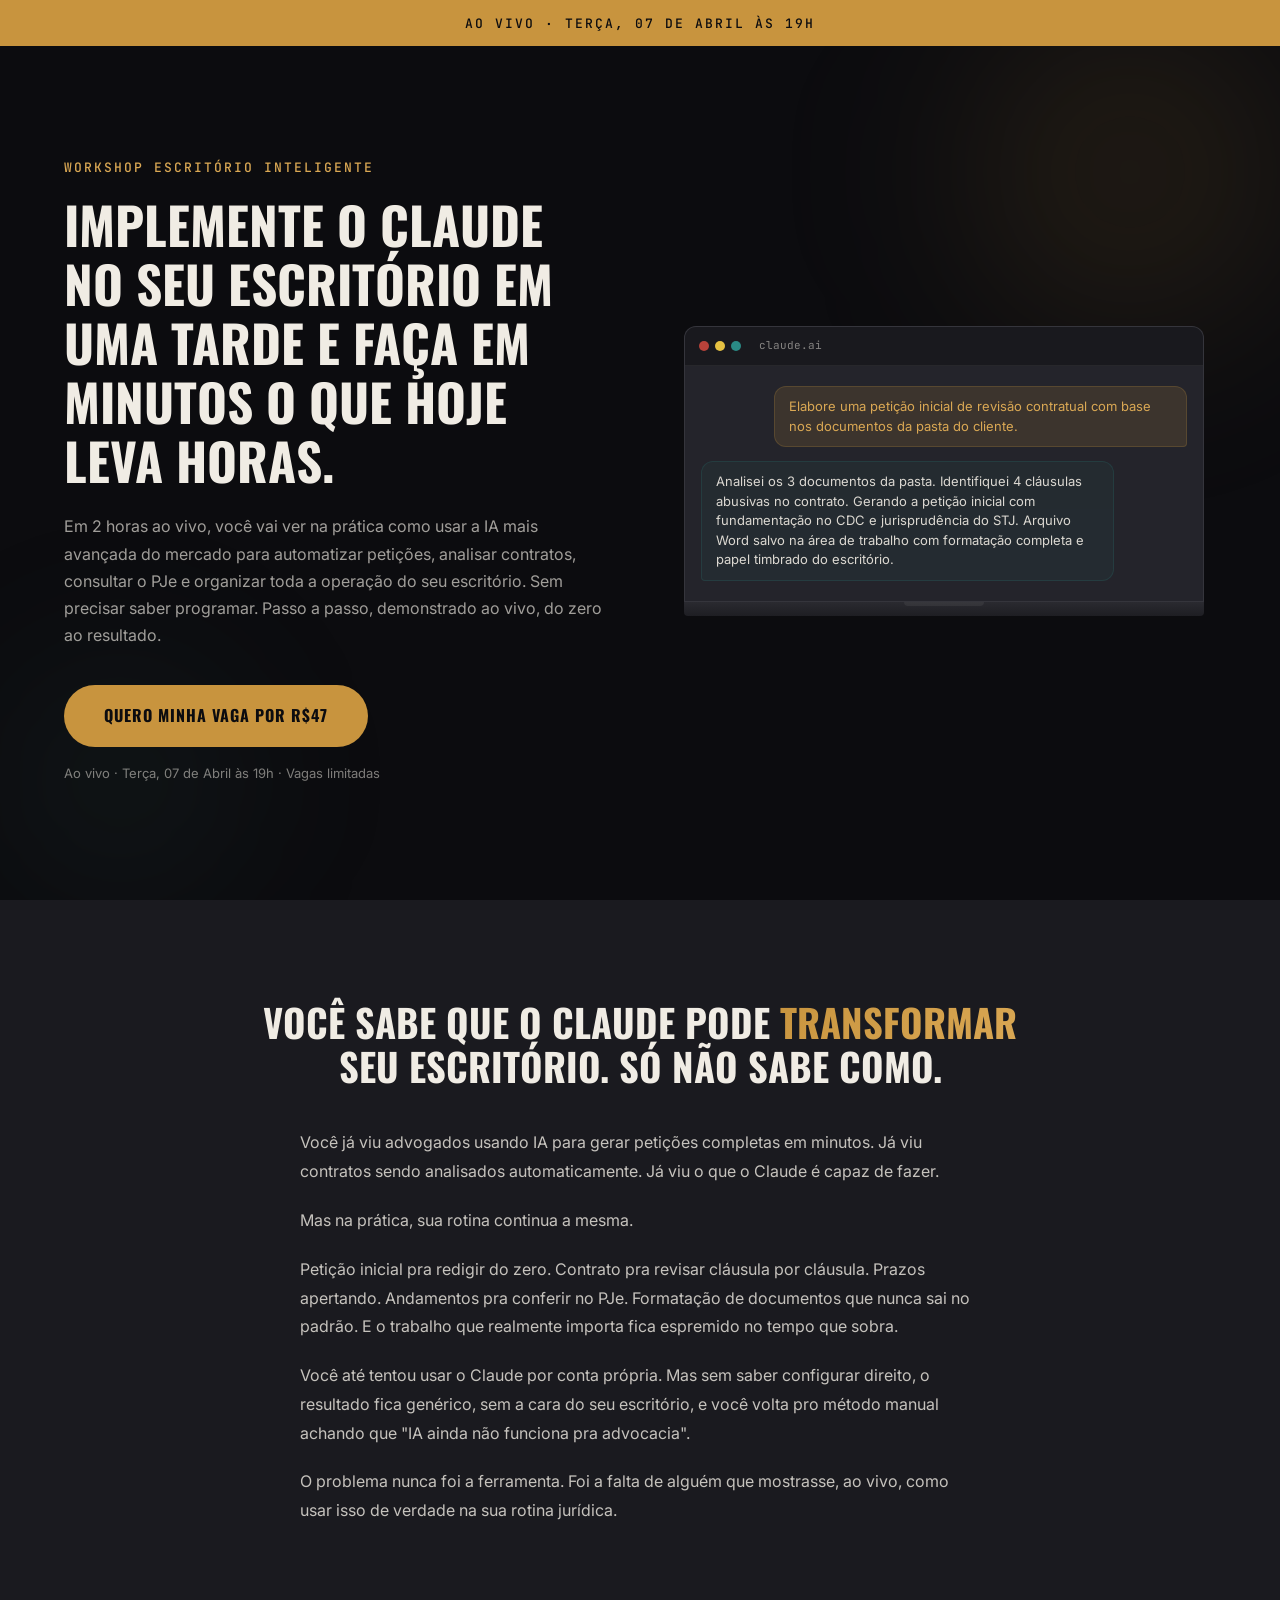
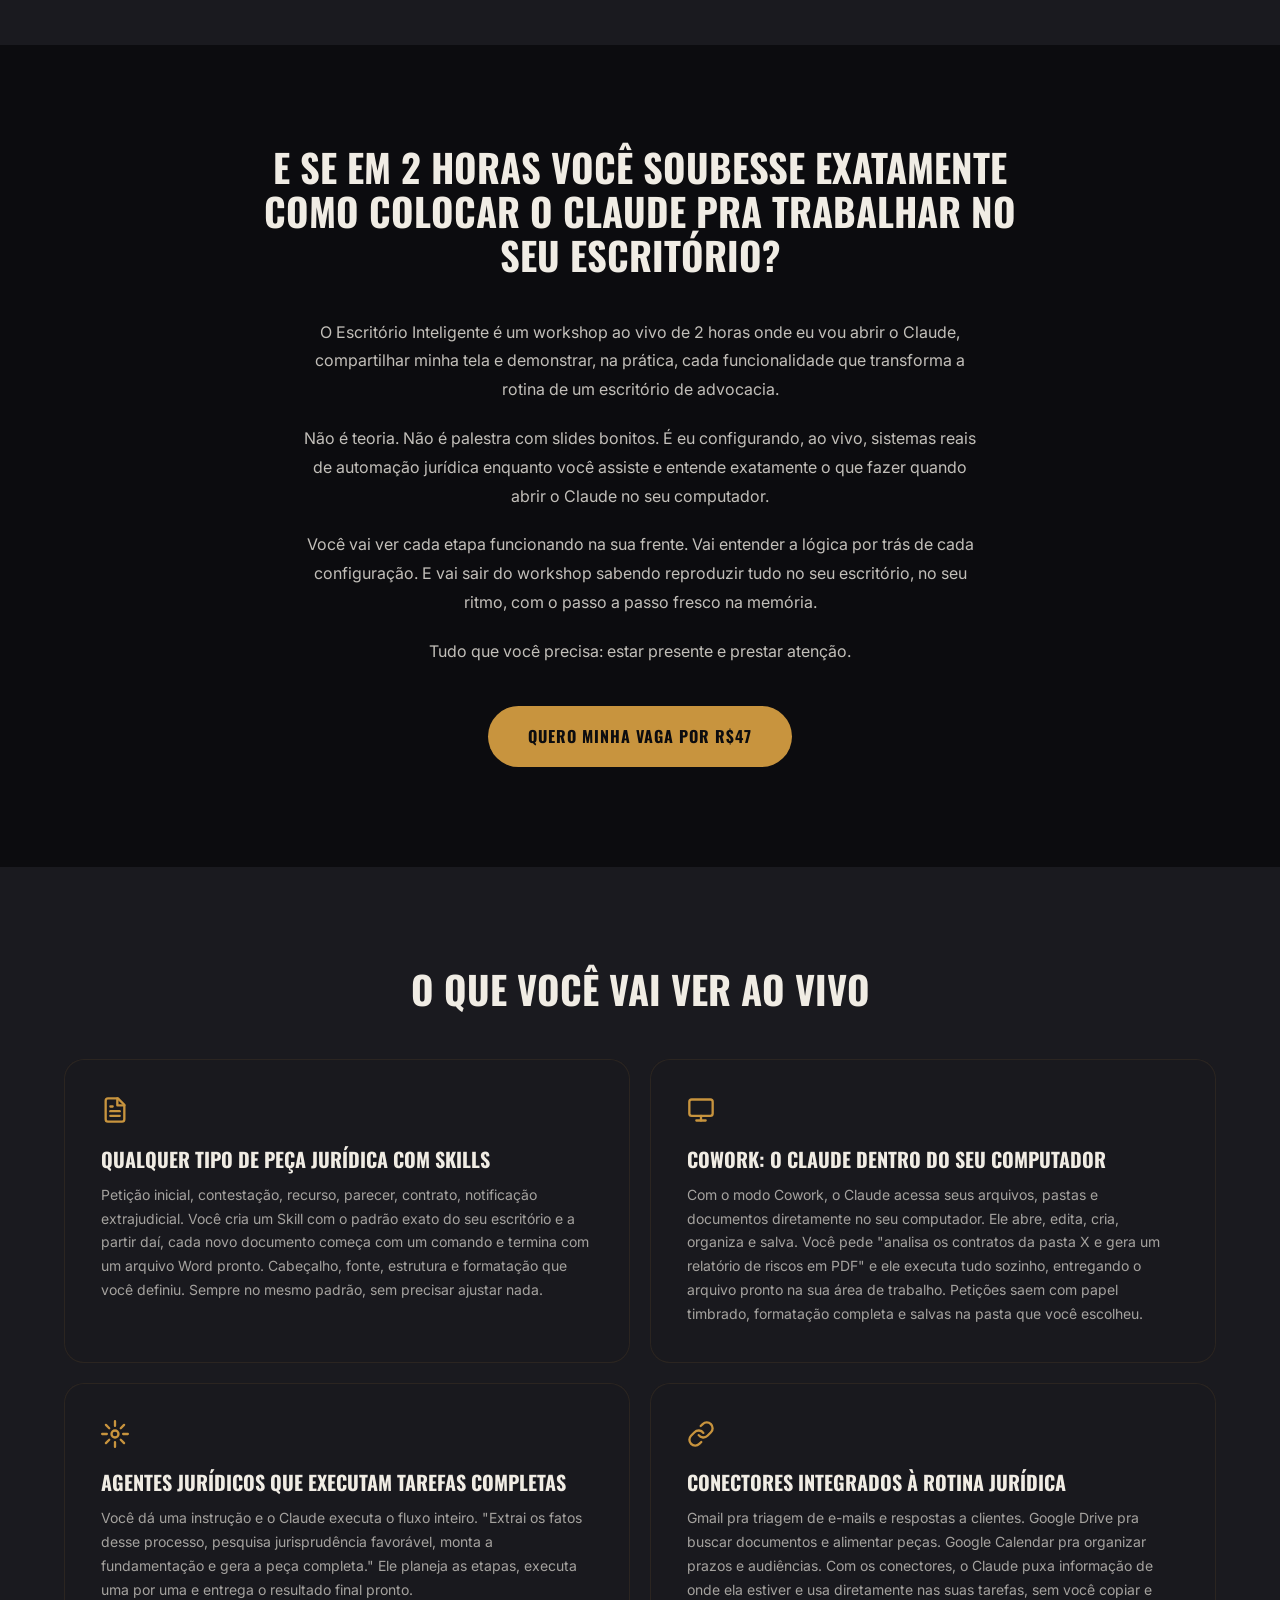
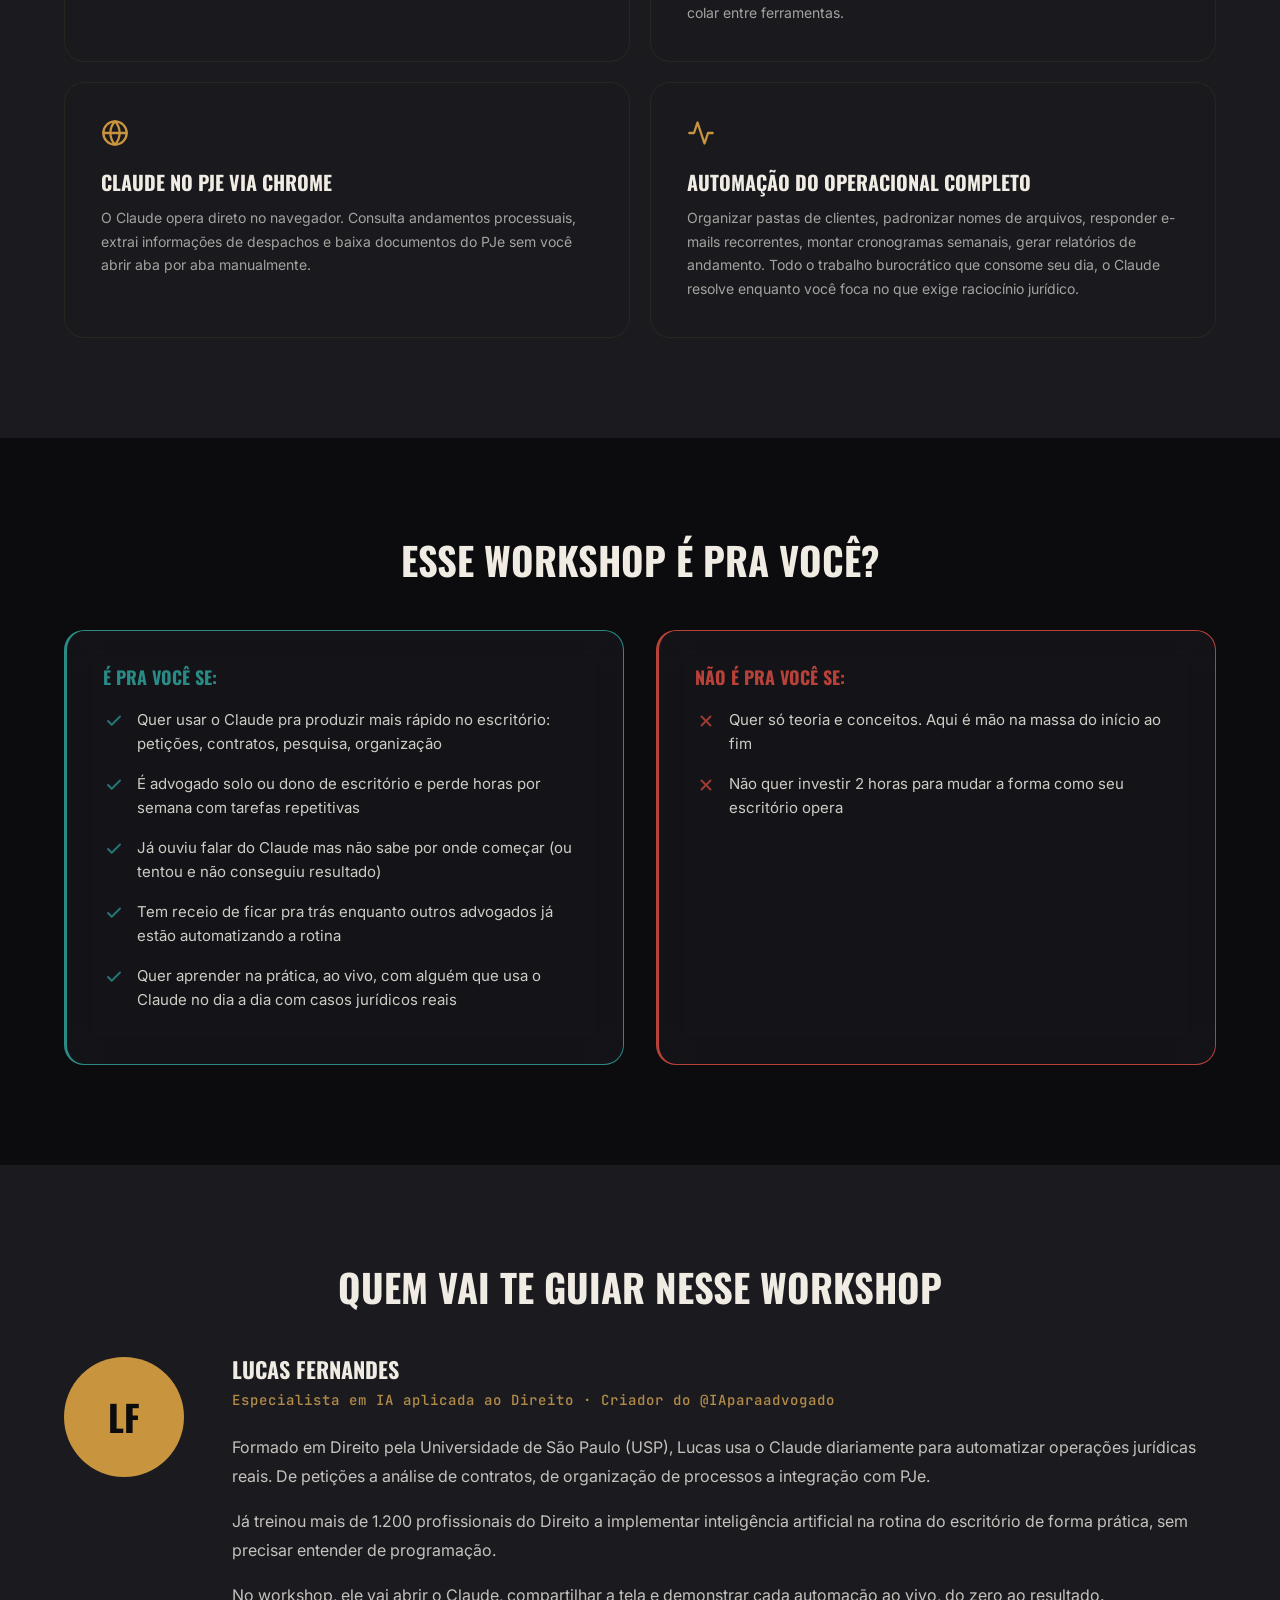
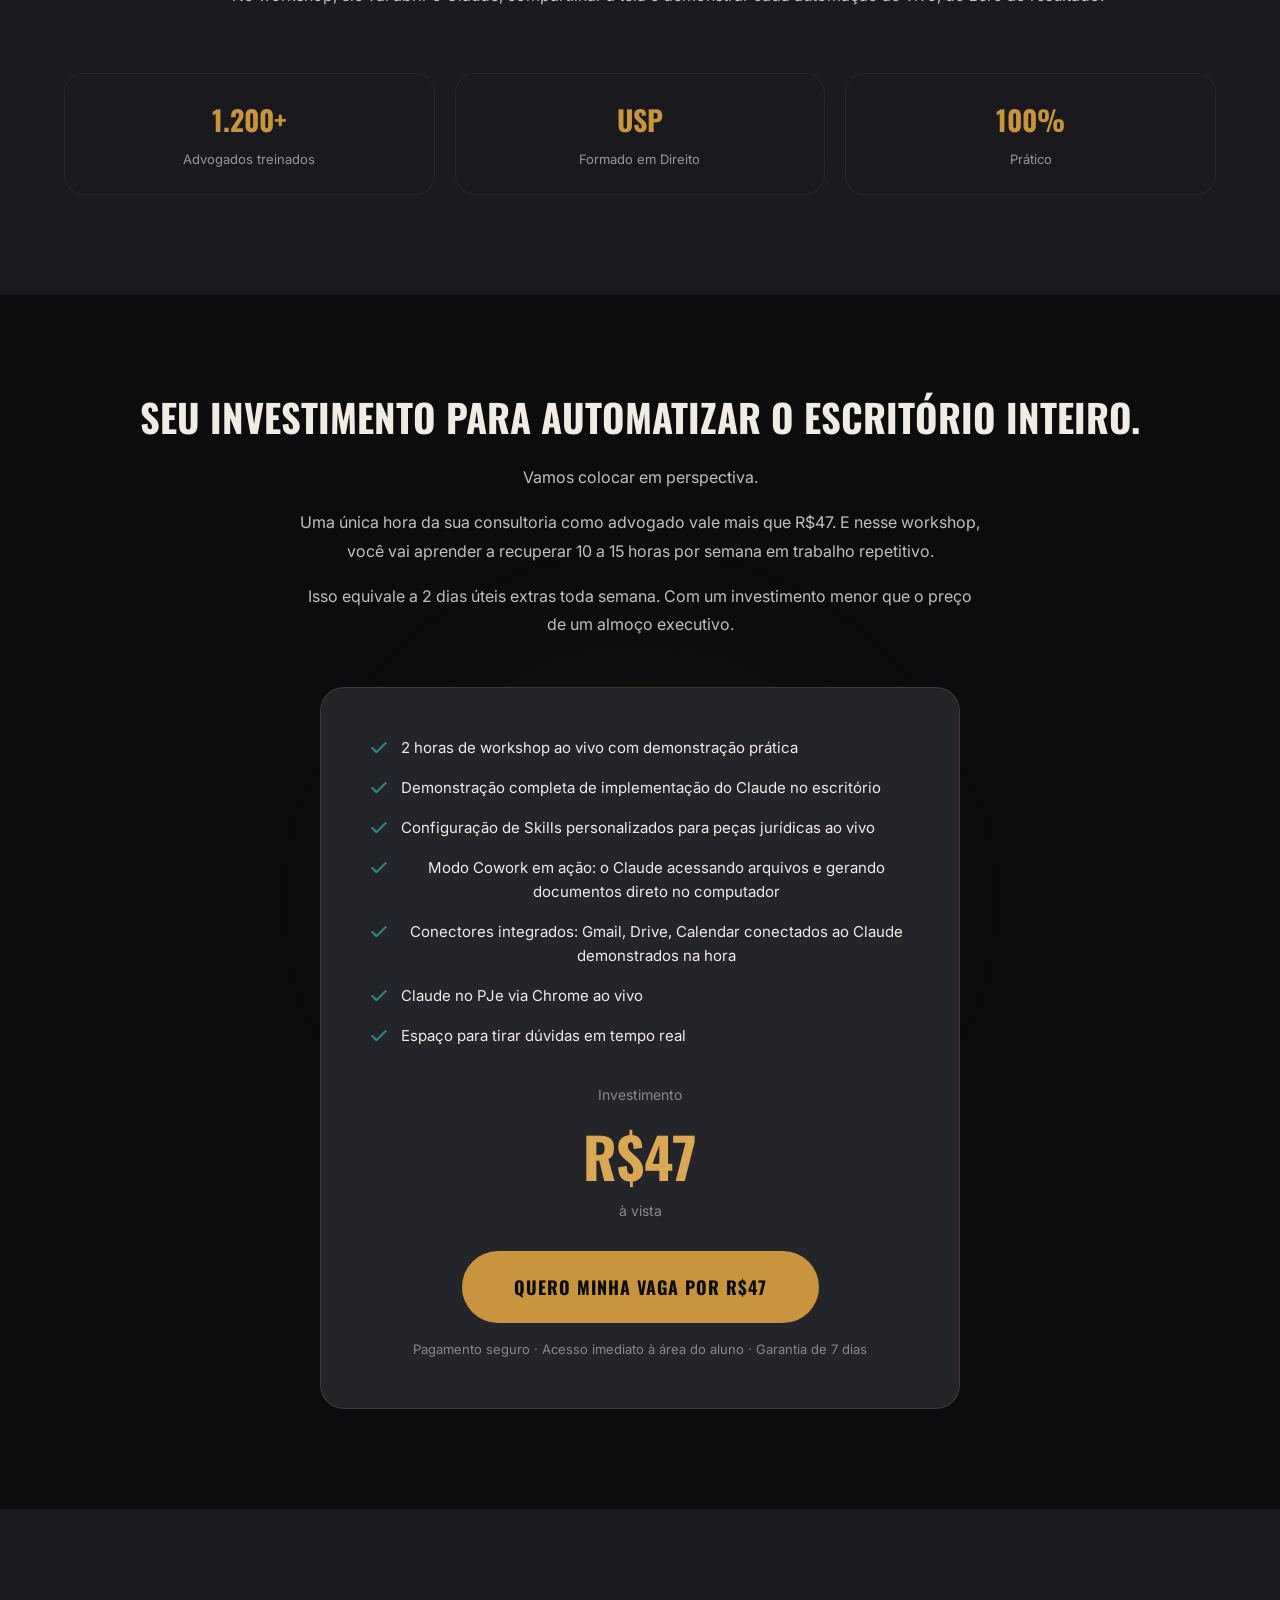
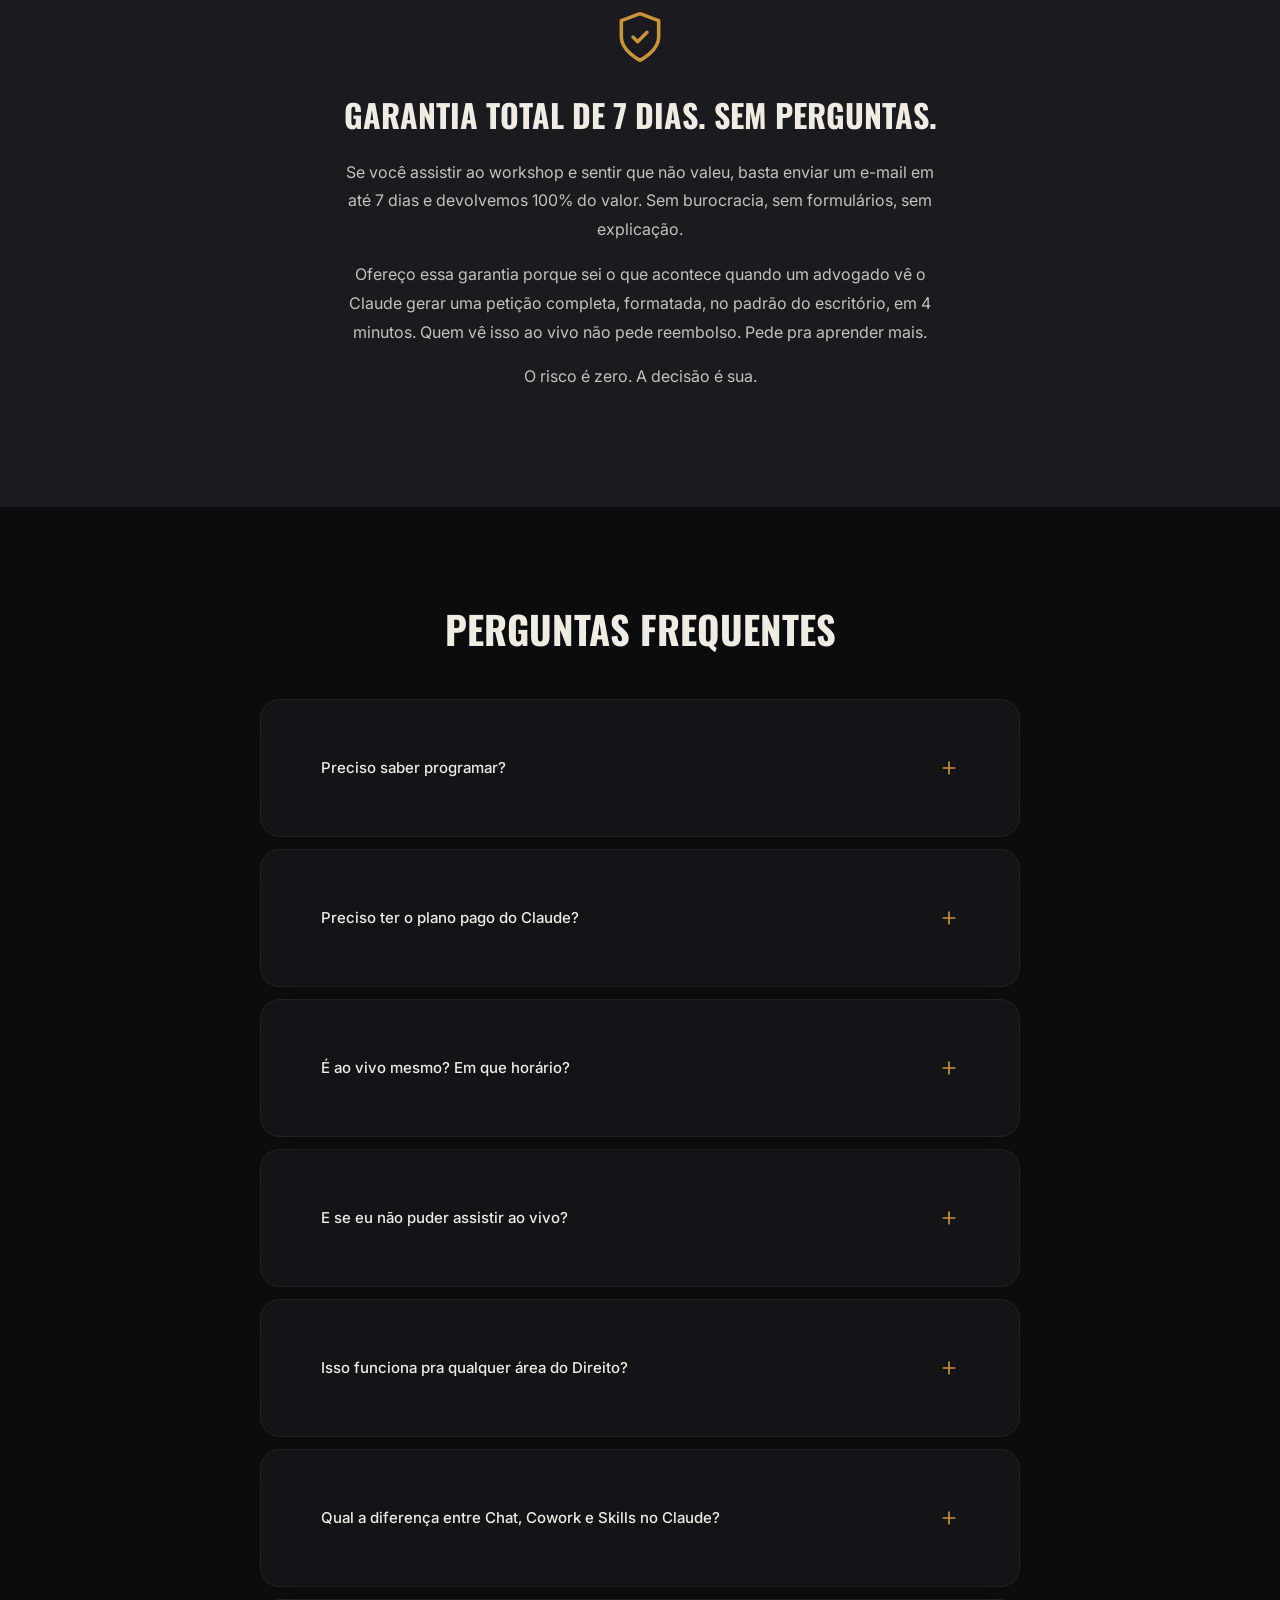
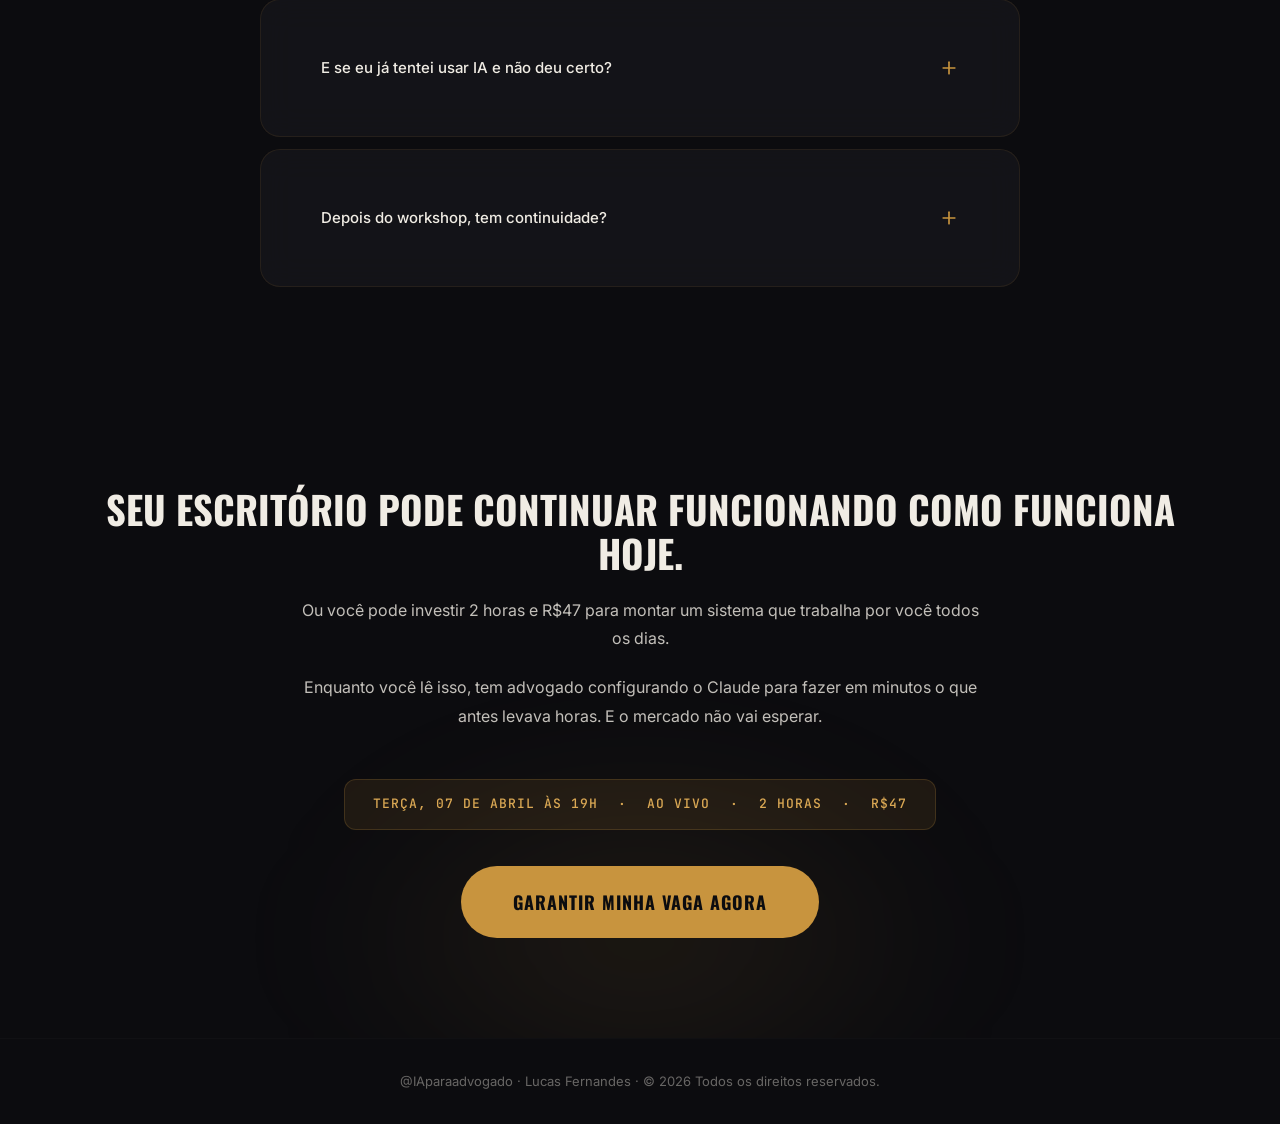
<file: escritorio-inteligente.html>
<!DOCTYPE html>
<html lang="pt-BR">
<head>
<meta charset="UTF-8">
<meta name="viewport" content="width=device-width, initial-scale=1.0">
<title>Workshop Escritório Inteligente | @IAparaadvogado</title>
<meta name="description" content="Implemente o Claude no seu escritório em uma tarde. Workshop ao vivo com Lucas Fernandes.">
<link rel="preconnect" href="https://fonts.googleapis.com">
<link rel="preconnect" href="https://fonts.gstatic.com" crossorigin>
<link href="https://fonts.googleapis.com/css2?family=Inter:wght@400;500;600&family=JetBrains+Mono:wght@500&family=Lora:ital@1&family=Oswald:wght@700&display=swap" rel="stylesheet">
<style>
:root {
  --bg-dark: #0c0c0f;
  --charcoal: #1a1a1f;
  --charcoal-mid: #24242b;
  --amber: #c8943e;
  --amber-bright: #daa854;
  --amber-deep: #a67a2e;
  --cream: #f7f3eb;
  --petrol: #2a5c5a;
  --teal: #2a8a85;
  --red: #b8423a;
  --white: #f0ece4;
}

*, *::before, *::after {
  margin: 0;
  padding: 0;
  box-sizing: border-box;
}

html {
  scroll-behavior: smooth;
  -webkit-text-size-adjust: 100%;
}

body {
  font-family: 'Inter', sans-serif;
  background: var(--bg-dark);
  color: var(--white);
  font-size: 16px;
  line-height: 1.6;
  overflow-x: hidden;
  -webkit-font-smoothing: antialiased;
}

.container {
  max-width: 1200px;
  margin: 0 auto;
  padding: 0 24px;
}

h1, h2, h3, h4 {
  font-family: 'Oswald', sans-serif;
  font-weight: 700;
  text-transform: uppercase;
  line-height: 1.15;
}

.section {
  padding: 64px 0;
}

@media (min-width: 768px) {
  .section {
    padding: 100px 0;
  }
}

.section--alt {
  background: var(--charcoal);
}

.section--dark {
  background: var(--bg-dark);
}

.tag {
  font-family: 'JetBrains Mono', monospace;
  font-weight: 500;
  text-transform: uppercase;
  letter-spacing: 2px;
  font-size: 12px;
}

.transition-text {
  font-family: 'Lora', serif;
  font-style: italic;
  font-weight: 400;
}

.text-center {
  text-align: center;
}

.text-amber {
  color: var(--amber);
}

.text-amber-bright {
  color: var(--amber-bright);
}

.text-muted {
  opacity: 0.65;
}

.btn-cta {
  display: inline-block;
  background: var(--amber);
  color: var(--bg-dark);
  font-family: 'Oswald', sans-serif;
  font-weight: 700;
  font-size: 16px;
  text-transform: uppercase;
  text-decoration: none;
  padding: 18px 40px;
  border-radius: 50px;
  border: none;
  cursor: pointer;
  transition: transform 0.25s ease, box-shadow 0.25s ease;
  letter-spacing: 1px;
}

.btn-cta:hover {
  transform: translateY(-2px);
  box-shadow: 0 8px 30px rgba(200, 148, 62, 0.35);
}

.btn-cta--lg {
  font-size: 18px;
  padding: 22px 52px;
}

.micro-copy {
  font-size: 13px;
  opacity: 0.5;
  margin-top: 16px;
}

.glass-card {
  background: rgba(26, 26, 31, 0.6);
  backdrop-filter: blur(16px);
  -webkit-backdrop-filter: blur(16px);
  border: 1px solid rgba(200, 148, 62, 0.1);
  border-radius: 20px;
  padding: 36px;
}

.fade-in {
  opacity: 0;
  transform: translateY(30px);
  transition: opacity 0.7s ease, transform 0.7s ease;
}

.fade-in.is-visible {
  opacity: 1;
  transform: translateY(0);
}

/* ======================== URGENCY BAR ======================== */
.urgency-bar {
  position: fixed;
  top: 0;
  left: 0;
  right: 0;
  z-index: 1000;
  background: var(--amber);
  padding: 10px 16px;
  text-align: center;
}

.urgency-bar span {
  font-family: 'JetBrains Mono', monospace;
  font-weight: 500;
  font-size: 13px;
  text-transform: uppercase;
  letter-spacing: 2px;
  color: var(--bg-dark);
}

body {
  padding-top: 42px;
}

/* ======================== S1: HERO ======================== */
.hero {
  position: relative;
  overflow: hidden;
  min-height: calc(100vh - 42px);
  display: flex;
  align-items: center;
  background: var(--bg-dark);
}

.hero__orb {
  position: absolute;
  border-radius: 50%;
  pointer-events: none;
}

.hero__orb--amber {
  top: -120px;
  right: -100px;
  width: 500px;
  height: 500px;
  background: radial-gradient(circle, rgba(200,148,62,0.15) 0%, transparent 70%);
  filter: blur(80px);
}

.hero__orb--petrol {
  bottom: -80px;
  left: -80px;
  width: 400px;
  height: 400px;
  background: radial-gradient(circle, rgba(42,92,90,0.12) 0%, transparent 70%);
  filter: blur(60px);
}

.hero__grid {
  display: grid;
  grid-template-columns: 1fr;
  gap: 48px;
  align-items: center;
  position: relative;
  z-index: 1;
}

@media (min-width: 768px) {
  .hero__grid {
    grid-template-columns: 1fr 1fr;
    gap: 64px;
  }
}

.hero__pre {
  color: var(--amber-bright);
  margin-bottom: 16px;
  font-size: 13px;
}

.hero__title {
  font-size: clamp(2.2rem, 5vw, 3.2rem);
  color: var(--white);
  margin-bottom: 24px;
}

.hero__sub {
  font-size: 16px;
  color: var(--white);
  opacity: 0.65;
  margin-bottom: 36px;
  line-height: 1.7;
}

/* Laptop Mockup */
.laptop {
  width: 100%;
  max-width: 520px;
  margin: 0 auto;
}

.laptop__frame {
  background: var(--charcoal-mid);
  border-radius: 12px 12px 0 0;
  border: 1px solid rgba(255,255,255,0.08);
  overflow: hidden;
}

.laptop__topbar {
  display: flex;
  align-items: center;
  gap: 6px;
  padding: 10px 14px;
  background: rgba(0,0,0,0.3);
  border-bottom: 1px solid rgba(255,255,255,0.06);
}

.laptop__dot {
  width: 10px;
  height: 10px;
  border-radius: 50%;
}

.laptop__dot--red { background: var(--red); }
.laptop__dot--yellow { background: #e5c142; }
.laptop__dot--green { background: var(--teal); }

.laptop__tab {
  margin-left: 12px;
  font-size: 11px;
  font-family: 'JetBrains Mono', monospace;
  color: var(--white);
  opacity: 0.5;
}

.laptop__screen {
  padding: 20px 16px;
  min-height: 220px;
  display: flex;
  flex-direction: column;
  gap: 14px;
}

.chat-msg {
  max-width: 85%;
  padding: 10px 14px;
  border-radius: 12px;
  font-size: 13px;
  line-height: 1.5;
}

.chat-msg--user {
  background: rgba(200,148,62,0.15);
  border: 1px solid rgba(200,148,62,0.2);
  color: var(--amber-bright);
  align-self: flex-end;
  margin-left: auto;
  border-bottom-right-radius: 4px;
}

.chat-msg--claude {
  background: rgba(42,92,90,0.15);
  border: 1px solid rgba(42,138,133,0.2);
  color: var(--white);
  align-self: flex-start;
  border-bottom-left-radius: 4px;
  opacity: 0.9;
}

.laptop__base {
  height: 14px;
  background: linear-gradient(to bottom, #2a2a30, #1e1e23);
  border-radius: 0 0 4px 4px;
  position: relative;
}

.laptop__base::before {
  content: '';
  position: absolute;
  top: 0;
  left: 50%;
  transform: translateX(-50%);
  width: 80px;
  height: 4px;
  background: rgba(255,255,255,0.06);
  border-radius: 0 0 4px 4px;
}

/* ======================== S2: PROBLEMA ======================== */
.problema__headline {
  font-size: clamp(1.6rem, 4vw, 2.4rem);
  max-width: 800px;
  margin: 0 auto 40px;
}

.problema__headline .gradient-word {
  background: linear-gradient(135deg, var(--amber), var(--amber-bright));
  -webkit-background-clip: text;
  -webkit-text-fill-color: transparent;
  background-clip: text;
}

.problema__body {
  max-width: 680px;
  margin: 0 auto;
}

.problema__body p {
  margin-bottom: 20px;
  opacity: 0.8;
  line-height: 1.8;
}

/* ======================== S3: SOLUCAO ======================== */
.solucao__headline {
  font-size: clamp(1.6rem, 4vw, 2.4rem);
  max-width: 800px;
  margin: 0 auto 40px;
}

.solucao__body {
  max-width: 680px;
  margin: 0 auto 40px;
}

.solucao__body p {
  margin-bottom: 20px;
  opacity: 0.8;
  line-height: 1.8;
}

/* ======================== S4: SHOWCASE ======================== */
.showcase__headline {
  font-size: clamp(1.6rem, 4vw, 2.4rem);
  margin-bottom: 48px;
}

.showcase__grid {
  display: grid;
  grid-template-columns: 1fr;
  gap: 20px;
}

@media (min-width: 768px) {
  .showcase__grid {
    grid-template-columns: 1fr 1fr;
  }
}

.showcase__card {
  transition: transform 0.3s ease;
}

.showcase__card:hover {
  transform: translateY(-4px);
}

.showcase__card-icon {
  margin-bottom: 16px;
}

.showcase__card-icon svg {
  width: 28px;
  height: 28px;
  color: var(--amber);
}

.showcase__card-title {
  font-size: 20px;
  margin-bottom: 12px;
  color: var(--white);
}

.showcase__card-desc {
  font-size: 14px;
  opacity: 0.65;
  line-height: 1.7;
}

/* ======================== S5: PRA QUEM ======================== */
.praquem__headline {
  font-size: clamp(1.6rem, 4vw, 2.4rem);
  margin-bottom: 48px;
}

.praquem__grid {
  display: grid;
  grid-template-columns: 1fr;
  gap: 24px;
}

@media (min-width: 768px) {
  .praquem__grid {
    grid-template-columns: 1fr 1fr;
    gap: 32px;
  }
}

.praquem__col {
  border-left: 3px solid;
}

.praquem__col--yes {
  border-color: var(--teal);
}

.praquem__col--no {
  border-color: var(--red);
}

.praquem__col-title {
  font-size: 18px;
  margin-bottom: 20px;
}

.praquem__item {
  display: flex;
  align-items: flex-start;
  gap: 12px;
  margin-bottom: 16px;
  font-size: 15px;
  line-height: 1.6;
  opacity: 0.85;
}

.praquem__icon {
  flex-shrink: 0;
  width: 22px;
  height: 22px;
  display: flex;
  align-items: center;
  justify-content: center;
  margin-top: 2px;
}

.praquem__icon--yes svg { color: var(--teal); }
.praquem__icon--no svg { color: var(--red); }

/* ======================== S6: QUEM ENSINA ======================== */
.quem__headline {
  font-size: clamp(1.6rem, 4vw, 2.4rem);
  margin-bottom: 48px;
}

.quem__content {
  display: flex;
  flex-direction: column;
  align-items: center;
  gap: 32px;
}

@media (min-width: 768px) {
  .quem__content {
    flex-direction: row;
    align-items: flex-start;
    gap: 48px;
  }
}

.quem__avatar {
  flex-shrink: 0;
  width: 120px;
  height: 120px;
  border-radius: 50%;
  background: var(--amber);
  display: flex;
  align-items: center;
  justify-content: center;
  font-family: 'Oswald', sans-serif;
  font-weight: 700;
  font-size: 36px;
  color: var(--bg-dark);
}

.quem__bio h3 {
  font-size: 22px;
  margin-bottom: 6px;
}

.quem__bio .quem__role {
  font-size: 14px;
  color: var(--amber-bright);
  margin-bottom: 20px;
  font-family: 'JetBrains Mono', monospace;
  font-weight: 500;
  letter-spacing: 1px;
  font-style: normal;
  text-transform: none;
}

.quem__bio p {
  opacity: 0.8;
  line-height: 1.8;
  margin-bottom: 16px;
}

.quem__stats {
  display: grid;
  grid-template-columns: repeat(3, 1fr);
  gap: 20px;
  margin-top: 48px;
}

.quem__stat {
  text-align: center;
  padding: 24px 16px;
}

.quem__stat-number {
  font-family: 'Oswald', sans-serif;
  font-weight: 700;
  font-size: 28px;
  color: var(--amber);
  margin-bottom: 6px;
}

.quem__stat-label {
  font-size: 13px;
  opacity: 0.6;
}

/* ======================== S7: OFERTA ======================== */
.oferta {
  position: relative;
  overflow: hidden;
}

.oferta__orb {
  position: absolute;
  top: 50%;
  left: 50%;
  transform: translate(-50%, -50%);
  width: 600px;
  height: 600px;
  background: radial-gradient(circle, rgba(200,148,62,0.08) 0%, transparent 70%);
  filter: blur(80px);
  pointer-events: none;
}

.oferta__headline {
  font-size: clamp(1.6rem, 4vw, 2.4rem);
  margin-bottom: 24px;
  position: relative;
  z-index: 1;
}

.oferta__intro {
  max-width: 680px;
  margin: 0 auto 48px;
  position: relative;
  z-index: 1;
}

.oferta__intro p {
  opacity: 0.8;
  line-height: 1.8;
  margin-bottom: 16px;
}

.oferta__card {
  max-width: 640px;
  margin: 0 auto;
  background: var(--charcoal-mid);
  border: 1px solid rgba(200,148,62,0.2);
  border-radius: 24px;
  padding: 40px 32px;
  position: relative;
  z-index: 1;
}

@media (min-width: 768px) {
  .oferta__card {
    padding: 48px;
  }
}

.oferta__item {
  display: flex;
  align-items: flex-start;
  gap: 12px;
  margin-bottom: 16px;
  font-size: 15px;
  line-height: 1.6;
}

.oferta__check {
  flex-shrink: 0;
  width: 20px;
  height: 20px;
  color: var(--teal);
  margin-top: 2px;
}

.oferta__price {
  text-align: center;
  margin: 36px 0 28px;
}

.oferta__price-label {
  font-size: 14px;
  opacity: 0.5;
  margin-bottom: 4px;
}

.oferta__price-value {
  font-family: 'Oswald', sans-serif;
  font-weight: 700;
  font-size: 56px;
  color: var(--amber-bright);
}

.oferta__price-mode {
  font-size: 14px;
  opacity: 0.5;
}

/* ======================== S8: GARANTIA ======================== */
.garantia__icon {
  margin-bottom: 24px;
}

.garantia__icon svg {
  width: 56px;
  height: 56px;
  color: var(--amber);
}

.garantia__headline {
  font-size: clamp(1.4rem, 3.5vw, 2rem);
  margin-bottom: 24px;
}

.garantia__body {
  max-width: 600px;
  margin: 0 auto;
}

.garantia__body p {
  opacity: 0.8;
  line-height: 1.8;
  margin-bottom: 16px;
}

/* ======================== S9: FAQ ======================== */
.faq__headline {
  font-size: clamp(1.6rem, 4vw, 2.4rem);
  margin-bottom: 48px;
}

.faq__list {
  max-width: 760px;
  margin: 0 auto;
  display: flex;
  flex-direction: column;
  gap: 12px;
}

.faq__item {
  cursor: pointer;
  overflow: hidden;
}

.faq__question {
  display: flex;
  align-items: center;
  justify-content: space-between;
  padding: 20px 24px;
  font-family: 'Inter', sans-serif;
  font-size: 15px;
  font-weight: 500;
  color: var(--white);
  user-select: none;
}

.faq__icon {
  flex-shrink: 0;
  width: 20px;
  height: 20px;
  transition: transform 0.3s ease;
  color: var(--amber);
}

.faq__item.is-open .faq__icon {
  transform: rotate(45deg);
}

.faq__answer {
  max-height: 0;
  overflow: hidden;
  transition: max-height 0.4s ease;
}

.faq__answer-inner {
  padding: 0 24px 20px;
  font-size: 14px;
  opacity: 0.7;
  line-height: 1.8;
}

/* ======================== S10: CTA FINAL ======================== */
.cta-final {
  position: relative;
  overflow: hidden;
}

.cta-final__orb {
  position: absolute;
  bottom: -100px;
  left: 50%;
  transform: translateX(-50%);
  width: 700px;
  height: 400px;
  background: radial-gradient(ellipse, rgba(200,148,62,0.1) 0%, transparent 70%);
  filter: blur(60px);
  pointer-events: none;
}

.cta-final__headline {
  font-size: clamp(1.6rem, 4vw, 2.4rem);
  margin-bottom: 20px;
  position: relative;
  z-index: 1;
}

.cta-final__sub {
  max-width: 680px;
  margin: 0 auto 20px;
  opacity: 0.8;
  line-height: 1.8;
  position: relative;
  z-index: 1;
}

.cta-final__bar {
  display: inline-flex;
  flex-wrap: wrap;
  justify-content: center;
  gap: 8px 20px;
  margin: 28px auto 36px;
  padding: 14px 28px;
  background: rgba(200,148,62,0.1);
  border: 1px solid rgba(200,148,62,0.2);
  border-radius: 12px;
  position: relative;
  z-index: 1;
}

.cta-final__bar span {
  font-family: 'JetBrains Mono', monospace;
  font-weight: 500;
  font-size: 13px;
  text-transform: uppercase;
  letter-spacing: 1px;
  color: var(--amber-bright);
}

.footer {
  padding: 32px 0;
  text-align: center;
  font-size: 13px;
  opacity: 0.4;
  border-top: 1px solid rgba(255,255,255,0.05);
}
</style>
</head>
<body>

<!-- URGENCY BAR -->
<div class="urgency-bar">
  <span>AO VIVO &middot; TER&Ccedil;A, 07 DE ABRIL &Agrave;S 19H</span>
</div>

<!-- S1: HERO -->
<section class="hero section">
  <div class="hero__orb hero__orb--amber"></div>
  <div class="hero__orb hero__orb--petrol"></div>
  <div class="container">
    <div class="hero__grid">
      <div class="hero__content fade-in">
        <p class="hero__pre tag">Workshop Escrit&oacute;rio Inteligente</p>
        <h1 class="hero__title">Implemente o Claude no seu escrit&oacute;rio em uma tarde e fa&ccedil;a em minutos o que hoje leva horas.</h1>
        <p class="hero__sub">Em 2 horas ao vivo, voc&ecirc; vai ver na pr&aacute;tica como usar a IA mais avan&ccedil;ada do mercado para automatizar peti&ccedil;&otilde;es, analisar contratos, consultar o PJe e organizar toda a opera&ccedil;&atilde;o do seu escrit&oacute;rio. Sem precisar saber programar. Passo a passo, demonstrado ao vivo, do zero ao resultado.</p>
        <a href="#oferta" class="btn-cta">Quero minha vaga por R$47</a>
        <p class="micro-copy">Ao vivo &middot; Ter&ccedil;a, 07 de Abril &agrave;s 19h &middot; Vagas limitadas</p>
      </div>
      <div class="hero__visual fade-in">
        <div class="laptop">
          <div class="laptop__frame">
            <div class="laptop__topbar">
              <div class="laptop__dot laptop__dot--red"></div>
              <div class="laptop__dot laptop__dot--yellow"></div>
              <div class="laptop__dot laptop__dot--green"></div>
              <span class="laptop__tab">claude.ai</span>
            </div>
            <div class="laptop__screen">
              <div class="chat-msg chat-msg--user">Elabore uma peti&ccedil;&atilde;o inicial de revis&atilde;o contratual com base nos documentos da pasta do cliente.</div>
              <div class="chat-msg chat-msg--claude">Analisei os 3 documentos da pasta. Identifiquei 4 cl&aacute;usulas abusivas no contrato. Gerando a peti&ccedil;&atilde;o inicial com fundamenta&ccedil;&atilde;o no CDC e jurisprud&ecirc;ncia do STJ. Arquivo Word salvo na &aacute;rea de trabalho com formata&ccedil;&atilde;o completa e papel timbrado do escrit&oacute;rio.</div>
            </div>
          </div>
          <div class="laptop__base"></div>
        </div>
      </div>
    </div>
  </div>
</section>

<!-- S2: PROBLEMA -->
<section class="section section--alt">
  <div class="container">
    <div class="text-center fade-in">
      <h2 class="problema__headline">Voc&ecirc; sabe que o Claude pode <span class="gradient-word">transformar</span> seu escrit&oacute;rio. S&oacute; n&atilde;o sabe como.</h2>
    </div>
    <div class="problema__body fade-in">
      <p>Voc&ecirc; j&aacute; viu advogados usando IA para gerar peti&ccedil;&otilde;es completas em minutos. J&aacute; viu contratos sendo analisados automaticamente. J&aacute; viu o que o Claude &eacute; capaz de fazer.</p>
      <p>Mas na pr&aacute;tica, sua rotina continua a mesma.</p>
      <p>Peti&ccedil;&atilde;o inicial pra redigir do zero. Contrato pra revisar cl&aacute;usula por cl&aacute;usula. Prazos apertando. Andamentos pra conferir no PJe. Formata&ccedil;&atilde;o de documentos que nunca sai no padr&atilde;o. E o trabalho que realmente importa fica espremido no tempo que sobra.</p>
      <p>Voc&ecirc; at&eacute; tentou usar o Claude por conta pr&oacute;pria. Mas sem saber configurar direito, o resultado fica gen&eacute;rico, sem a cara do seu escrit&oacute;rio, e voc&ecirc; volta pro m&eacute;todo manual achando que "IA ainda n&atilde;o funciona pra advocacia".</p>
      <p>O problema nunca foi a ferramenta. Foi a falta de algu&eacute;m que mostrasse, ao vivo, como usar isso de verdade na sua rotina jur&iacute;dica.</p>
    </div>
  </div>
</section>

<!-- S3: SOLUCAO -->
<section class="section section--dark">
  <div class="container text-center">
    <div class="fade-in">
      <h2 class="solucao__headline">E se em 2 horas voc&ecirc; soubesse exatamente como colocar o Claude pra trabalhar no seu escrit&oacute;rio?</h2>
    </div>
    <div class="solucao__body fade-in">
      <p>O Escrit&oacute;rio Inteligente &eacute; um workshop ao vivo de 2 horas onde eu vou abrir o Claude, compartilhar minha tela e demonstrar, na pr&aacute;tica, cada funcionalidade que transforma a rotina de um escrit&oacute;rio de advocacia.</p>
      <p>N&atilde;o &eacute; teoria. N&atilde;o &eacute; palestra com slides bonitos. &Eacute; eu configurando, ao vivo, sistemas reais de automa&ccedil;&atilde;o jur&iacute;dica enquanto voc&ecirc; assiste e entende exatamente o que fazer quando abrir o Claude no seu computador.</p>
      <p>Voc&ecirc; vai ver cada etapa funcionando na sua frente. Vai entender a l&oacute;gica por tr&aacute;s de cada configura&ccedil;&atilde;o. E vai sair do workshop sabendo reproduzir tudo no seu escrit&oacute;rio, no seu ritmo, com o passo a passo fresco na mem&oacute;ria.</p>
      <p>Tudo que voc&ecirc; precisa: estar presente e prestar aten&ccedil;&atilde;o.</p>
    </div>
    <div class="fade-in">
      <a href="#oferta" class="btn-cta">Quero minha vaga por R$47</a>
    </div>
  </div>
</section>

<!-- S4: SHOWCASE -->
<section class="section section--alt">
  <div class="container">
    <h2 class="showcase__headline text-center fade-in">O que voc&ecirc; vai ver ao vivo</h2>
    <div class="showcase__grid">
      <!-- Card 1: Featured -->
      <div class="glass-card showcase__card fade-in">
        <div class="showcase__card-icon">
          <svg viewBox="0 0 24 24" fill="none" stroke="currentColor" stroke-width="2" stroke-linecap="round" stroke-linejoin="round"><path d="M14.5 2H6a2 2 0 0 0-2 2v16a2 2 0 0 0 2 2h12a2 2 0 0 0 2-2V7.5L14.5 2z"/><polyline points="14 2 14 8 20 8"/><line x1="16" y1="13" x2="8" y2="13"/><line x1="16" y1="17" x2="8" y2="17"/><line x1="10" y1="9" x2="8" y2="9"/></svg>
        </div>
        <h3 class="showcase__card-title">Qualquer tipo de pe&ccedil;a jur&iacute;dica com Skills</h3>
        <p class="showcase__card-desc">Peti&ccedil;&atilde;o inicial, contesta&ccedil;&atilde;o, recurso, parecer, contrato, notifica&ccedil;&atilde;o extrajudicial. Voc&ecirc; cria um Skill com o padr&atilde;o exato do seu escrit&oacute;rio e a partir da&iacute;, cada novo documento come&ccedil;a com um comando e termina com um arquivo Word pronto. Cabe&ccedil;alho, fonte, estrutura e formata&ccedil;&atilde;o que voc&ecirc; definiu. Sempre no mesmo padr&atilde;o, sem precisar ajustar nada.</p>
      </div>
      <!-- Card 2: Featured -->
      <div class="glass-card showcase__card fade-in">
        <div class="showcase__card-icon">
          <svg viewBox="0 0 24 24" fill="none" stroke="currentColor" stroke-width="2" stroke-linecap="round" stroke-linejoin="round"><rect x="2" y="3" width="20" height="14" rx="2" ry="2"/><line x1="8" y1="21" x2="16" y2="21"/><line x1="12" y1="17" x2="12" y2="21"/></svg>
        </div>
        <h3 class="showcase__card-title">Cowork: o Claude dentro do seu computador</h3>
        <p class="showcase__card-desc">Com o modo Cowork, o Claude acessa seus arquivos, pastas e documentos diretamente no seu computador. Ele abre, edita, cria, organiza e salva. Voc&ecirc; pede "analisa os contratos da pasta X e gera um relat&oacute;rio de riscos em PDF" e ele executa tudo sozinho, entregando o arquivo pronto na sua &aacute;rea de trabalho. Peti&ccedil;&otilde;es saem com papel timbrado, formata&ccedil;&atilde;o completa e salvas na pasta que voc&ecirc; escolheu.</p>
      </div>
      <!-- Card 3 -->
      <div class="glass-card showcase__card fade-in">
        <div class="showcase__card-icon">
          <svg viewBox="0 0 24 24" fill="none" stroke="currentColor" stroke-width="2" stroke-linecap="round" stroke-linejoin="round"><circle cx="12" cy="12" r="3"/><path d="M12 1v4M12 19v4M4.22 4.22l2.83 2.83M16.95 16.95l2.83 2.83M1 12h4M19 12h4M4.22 19.78l2.83-2.83M16.95 7.05l2.83-2.83"/></svg>
        </div>
        <h3 class="showcase__card-title">Agentes jur&iacute;dicos que executam tarefas completas</h3>
        <p class="showcase__card-desc">Voc&ecirc; d&aacute; uma instru&ccedil;&atilde;o e o Claude executa o fluxo inteiro. "Extrai os fatos desse processo, pesquisa jurisprud&ecirc;ncia favor&aacute;vel, monta a fundamenta&ccedil;&atilde;o e gera a pe&ccedil;a completa." Ele planeja as etapas, executa uma por uma e entrega o resultado final pronto.</p>
      </div>
      <!-- Card 4 -->
      <div class="glass-card showcase__card fade-in">
        <div class="showcase__card-icon">
          <svg viewBox="0 0 24 24" fill="none" stroke="currentColor" stroke-width="2" stroke-linecap="round" stroke-linejoin="round"><path d="M10 13a5 5 0 0 0 7.54.54l3-3a5 5 0 0 0-7.07-7.07l-1.72 1.71"/><path d="M14 11a5 5 0 0 0-7.54-.54l-3 3a5 5 0 0 0 7.07 7.07l1.71-1.71"/></svg>
        </div>
        <h3 class="showcase__card-title">Conectores integrados &agrave; rotina jur&iacute;dica</h3>
        <p class="showcase__card-desc">Gmail pra triagem de e-mails e respostas a clientes. Google Drive pra buscar documentos e alimentar pe&ccedil;as. Google Calendar pra organizar prazos e audi&ecirc;ncias. Com os conectores, o Claude puxa informa&ccedil;&atilde;o de onde ela estiver e usa diretamente nas suas tarefas, sem voc&ecirc; copiar e colar entre ferramentas.</p>
      </div>
      <!-- Card 5 -->
      <div class="glass-card showcase__card fade-in">
        <div class="showcase__card-icon">
          <svg viewBox="0 0 24 24" fill="none" stroke="currentColor" stroke-width="2" stroke-linecap="round" stroke-linejoin="round"><circle cx="12" cy="12" r="10"/><line x1="2" y1="12" x2="22" y2="12"/><path d="M12 2a15.3 15.3 0 0 1 4 10 15.3 15.3 0 0 1-4 10 15.3 15.3 0 0 1-4-10 15.3 15.3 0 0 1 4-10z"/></svg>
        </div>
        <h3 class="showcase__card-title">Claude no PJe via Chrome</h3>
        <p class="showcase__card-desc">O Claude opera direto no navegador. Consulta andamentos processuais, extrai informa&ccedil;&otilde;es de despachos e baixa documentos do PJe sem voc&ecirc; abrir aba por aba manualmente.</p>
      </div>
      <!-- Card 6 -->
      <div class="glass-card showcase__card fade-in">
        <div class="showcase__card-icon">
          <svg viewBox="0 0 24 24" fill="none" stroke="currentColor" stroke-width="2" stroke-linecap="round" stroke-linejoin="round"><polyline points="22 12 18 12 15 21 9 3 6 12 2 12"/></svg>
        </div>
        <h3 class="showcase__card-title">Automa&ccedil;&atilde;o do operacional completo</h3>
        <p class="showcase__card-desc">Organizar pastas de clientes, padronizar nomes de arquivos, responder e-mails recorrentes, montar cronogramas semanais, gerar relat&oacute;rios de andamento. Todo o trabalho burocr&aacute;tico que consome seu dia, o Claude resolve enquanto voc&ecirc; foca no que exige racioc&iacute;nio jur&iacute;dico.</p>
      </div>
    </div>
  </div>
</section>

<!-- S5: PRA QUEM -->
<section class="section section--dark">
  <div class="container">
    <h2 class="praquem__headline text-center fade-in">Esse workshop &eacute; pra voc&ecirc;?</h2>
    <div class="praquem__grid">
      <!-- YES -->
      <div class="glass-card praquem__col praquem__col--yes fade-in">
        <h3 class="praquem__col-title" style="color: var(--teal);">&Eacute; pra voc&ecirc; se:</h3>
        <div class="praquem__item">
          <span class="praquem__icon praquem__icon--yes"><svg width="18" height="18" viewBox="0 0 24 24" fill="none" stroke="currentColor" stroke-width="2.5" stroke-linecap="round" stroke-linejoin="round"><polyline points="20 6 9 17 4 12"/></svg></span>
          <span>Quer usar o Claude pra produzir mais r&aacute;pido no escrit&oacute;rio: peti&ccedil;&otilde;es, contratos, pesquisa, organiza&ccedil;&atilde;o</span>
        </div>
        <div class="praquem__item">
          <span class="praquem__icon praquem__icon--yes"><svg width="18" height="18" viewBox="0 0 24 24" fill="none" stroke="currentColor" stroke-width="2.5" stroke-linecap="round" stroke-linejoin="round"><polyline points="20 6 9 17 4 12"/></svg></span>
          <span>&Eacute; advogado solo ou dono de escrit&oacute;rio e perde horas por semana com tarefas repetitivas</span>
        </div>
        <div class="praquem__item">
          <span class="praquem__icon praquem__icon--yes"><svg width="18" height="18" viewBox="0 0 24 24" fill="none" stroke="currentColor" stroke-width="2.5" stroke-linecap="round" stroke-linejoin="round"><polyline points="20 6 9 17 4 12"/></svg></span>
          <span>J&aacute; ouviu falar do Claude mas n&atilde;o sabe por onde come&ccedil;ar (ou tentou e n&atilde;o conseguiu resultado)</span>
        </div>
        <div class="praquem__item">
          <span class="praquem__icon praquem__icon--yes"><svg width="18" height="18" viewBox="0 0 24 24" fill="none" stroke="currentColor" stroke-width="2.5" stroke-linecap="round" stroke-linejoin="round"><polyline points="20 6 9 17 4 12"/></svg></span>
          <span>Tem receio de ficar pra tr&aacute;s enquanto outros advogados j&aacute; est&atilde;o automatizando a rotina</span>
        </div>
        <div class="praquem__item">
          <span class="praquem__icon praquem__icon--yes"><svg width="18" height="18" viewBox="0 0 24 24" fill="none" stroke="currentColor" stroke-width="2.5" stroke-linecap="round" stroke-linejoin="round"><polyline points="20 6 9 17 4 12"/></svg></span>
          <span>Quer aprender na pr&aacute;tica, ao vivo, com algu&eacute;m que usa o Claude no dia a dia com casos jur&iacute;dicos reais</span>
        </div>
      </div>
      <!-- NO -->
      <div class="glass-card praquem__col praquem__col--no fade-in">
        <h3 class="praquem__col-title" style="color: var(--red);">N&atilde;o &eacute; pra voc&ecirc; se:</h3>
        <div class="praquem__item">
          <span class="praquem__icon praquem__icon--no"><svg width="18" height="18" viewBox="0 0 24 24" fill="none" stroke="currentColor" stroke-width="2.5" stroke-linecap="round" stroke-linejoin="round"><line x1="18" y1="6" x2="6" y2="18"/><line x1="6" y1="6" x2="18" y2="18"/></svg></span>
          <span>Quer s&oacute; teoria e conceitos. Aqui &eacute; m&atilde;o na massa do in&iacute;cio ao fim</span>
        </div>
        <div class="praquem__item">
          <span class="praquem__icon praquem__icon--no"><svg width="18" height="18" viewBox="0 0 24 24" fill="none" stroke="currentColor" stroke-width="2.5" stroke-linecap="round" stroke-linejoin="round"><line x1="18" y1="6" x2="6" y2="18"/><line x1="6" y1="6" x2="18" y2="18"/></svg></span>
          <span>N&atilde;o quer investir 2 horas para mudar a forma como seu escrit&oacute;rio opera</span>
        </div>
      </div>
    </div>
  </div>
</section>

<!-- S6: QUEM ENSINA -->
<section class="section section--alt">
  <div class="container">
    <h2 class="quem__headline text-center fade-in">Quem vai te guiar nesse workshop</h2>
    <div class="quem__content fade-in">
      <div class="quem__avatar">LF</div>
      <div class="quem__bio">
        <h3>Lucas Fernandes</h3>
        <p class="quem__role">Especialista em IA aplicada ao Direito &middot; Criador do @IAparaadvogado</p>
        <p>Formado em Direito pela Universidade de S&atilde;o Paulo (USP), Lucas usa o Claude diariamente para automatizar opera&ccedil;&otilde;es jur&iacute;dicas reais. De peti&ccedil;&otilde;es a an&aacute;lise de contratos, de organiza&ccedil;&atilde;o de processos a integra&ccedil;&atilde;o com PJe.</p>
        <p>J&aacute; treinou mais de 1.200 profissionais do Direito a implementar intelig&ecirc;ncia artificial na rotina do escrit&oacute;rio de forma pr&aacute;tica, sem precisar entender de programa&ccedil;&atilde;o.</p>
        <p>No workshop, ele vai abrir o Claude, compartilhar a tela e demonstrar cada automa&ccedil;&atilde;o ao vivo, do zero ao resultado.</p>
      </div>
    </div>
    <div class="quem__stats fade-in">
      <div class="glass-card quem__stat">
        <div class="quem__stat-number">1.200+</div>
        <div class="quem__stat-label">Advogados treinados</div>
      </div>
      <div class="glass-card quem__stat">
        <div class="quem__stat-number">USP</div>
        <div class="quem__stat-label">Formado em Direito</div>
      </div>
      <div class="glass-card quem__stat">
        <div class="quem__stat-number">100%</div>
        <div class="quem__stat-label">Pr&aacute;tico</div>
      </div>
    </div>
  </div>
</section>

<!-- S7: OFERTA -->
<section id="oferta" class="section section--dark oferta">
  <div class="oferta__orb"></div>
  <div class="container text-center">
    <div class="fade-in">
      <h2 class="oferta__headline">Seu investimento para automatizar o escrit&oacute;rio inteiro.</h2>
    </div>
    <div class="oferta__intro fade-in">
      <p>Vamos colocar em perspectiva.</p>
      <p>Uma &uacute;nica hora da sua consultoria como advogado vale mais que R$47. E nesse workshop, voc&ecirc; vai aprender a recuperar 10 a 15 horas por semana em trabalho repetitivo.</p>
      <p>Isso equivale a 2 dias &uacute;teis extras toda semana. Com um investimento menor que o pre&ccedil;o de um almo&ccedil;o executivo.</p>
    </div>
    <div class="oferta__card fade-in">
      <div class="oferta__item">
        <svg class="oferta__check" viewBox="0 0 24 24" fill="none" stroke="currentColor" stroke-width="2.5" stroke-linecap="round" stroke-linejoin="round"><polyline points="20 6 9 17 4 12"/></svg>
        <span>2 horas de workshop ao vivo com demonstra&ccedil;&atilde;o pr&aacute;tica</span>
      </div>
      <div class="oferta__item">
        <svg class="oferta__check" viewBox="0 0 24 24" fill="none" stroke="currentColor" stroke-width="2.5" stroke-linecap="round" stroke-linejoin="round"><polyline points="20 6 9 17 4 12"/></svg>
        <span>Demonstra&ccedil;&atilde;o completa de implementa&ccedil;&atilde;o do Claude no escrit&oacute;rio</span>
      </div>
      <div class="oferta__item">
        <svg class="oferta__check" viewBox="0 0 24 24" fill="none" stroke="currentColor" stroke-width="2.5" stroke-linecap="round" stroke-linejoin="round"><polyline points="20 6 9 17 4 12"/></svg>
        <span>Configura&ccedil;&atilde;o de Skills personalizados para pe&ccedil;as jur&iacute;dicas ao vivo</span>
      </div>
      <div class="oferta__item">
        <svg class="oferta__check" viewBox="0 0 24 24" fill="none" stroke="currentColor" stroke-width="2.5" stroke-linecap="round" stroke-linejoin="round"><polyline points="20 6 9 17 4 12"/></svg>
        <span>Modo Cowork em a&ccedil;&atilde;o: o Claude acessando arquivos e gerando documentos direto no computador</span>
      </div>
      <div class="oferta__item">
        <svg class="oferta__check" viewBox="0 0 24 24" fill="none" stroke="currentColor" stroke-width="2.5" stroke-linecap="round" stroke-linejoin="round"><polyline points="20 6 9 17 4 12"/></svg>
        <span>Conectores integrados: Gmail, Drive, Calendar conectados ao Claude demonstrados na hora</span>
      </div>
      <div class="oferta__item">
        <svg class="oferta__check" viewBox="0 0 24 24" fill="none" stroke="currentColor" stroke-width="2.5" stroke-linecap="round" stroke-linejoin="round"><polyline points="20 6 9 17 4 12"/></svg>
        <span>Claude no PJe via Chrome ao vivo</span>
      </div>
      <div class="oferta__item">
        <svg class="oferta__check" viewBox="0 0 24 24" fill="none" stroke="currentColor" stroke-width="2.5" stroke-linecap="round" stroke-linejoin="round"><polyline points="20 6 9 17 4 12"/></svg>
        <span>Espa&ccedil;o para tirar d&uacute;vidas em tempo real</span>
      </div>
      <div class="oferta__price">
        <div class="oferta__price-label">Investimento</div>
        <div class="oferta__price-value">R$47</div>
        <div class="oferta__price-mode">&agrave; vista</div>
      </div>
      <a href="#" class="btn-cta btn-cta--lg">Quero minha vaga por R$47</a>
      <p class="micro-copy">Pagamento seguro &middot; Acesso imediato &agrave; &aacute;rea do aluno &middot; Garantia de 7 dias</p>
    </div>
  </div>
</section>

<!-- S8: GARANTIA -->
<section class="section section--alt">
  <div class="container text-center">
    <div class="fade-in">
      <div class="garantia__icon">
        <svg viewBox="0 0 24 24" fill="none" stroke="currentColor" stroke-width="1.5" stroke-linecap="round" stroke-linejoin="round"><path d="M12 22s8-4 8-10V5l-8-3-8 3v7c0 6 8 10 8 10z"/><polyline points="9 12 11 14 15 10"/></svg>
      </div>
      <h2 class="garantia__headline">Garantia total de 7 dias. Sem perguntas.</h2>
    </div>
    <div class="garantia__body fade-in">
      <p>Se voc&ecirc; assistir ao workshop e sentir que n&atilde;o valeu, basta enviar um e-mail em at&eacute; 7 dias e devolvemos 100% do valor. Sem burocracia, sem formul&aacute;rios, sem explica&ccedil;&atilde;o.</p>
      <p>Ofere&ccedil;o essa garantia porque sei o que acontece quando um advogado v&ecirc; o Claude gerar uma peti&ccedil;&atilde;o completa, formatada, no padr&atilde;o do escrit&oacute;rio, em 4 minutos. Quem v&ecirc; isso ao vivo n&atilde;o pede reembolso. Pede pra aprender mais.</p>
      <p>O risco &eacute; zero. A decis&atilde;o &eacute; sua.</p>
    </div>
  </div>
</section>

<!-- S9: FAQ -->
<section class="section section--dark">
  <div class="container">
    <h2 class="faq__headline text-center fade-in">Perguntas frequentes</h2>
    <div class="faq__list fade-in">

      <div class="glass-card faq__item">
        <div class="faq__question">
          <span>Preciso saber programar?</span>
          <svg class="faq__icon" viewBox="0 0 24 24" fill="none" stroke="currentColor" stroke-width="2" stroke-linecap="round" stroke-linejoin="round"><line x1="12" y1="5" x2="12" y2="19"/><line x1="5" y1="12" x2="19" y2="12"/></svg>
        </div>
        <div class="faq__answer"><div class="faq__answer-inner">N&atilde;o. Nada. O workshop &eacute; feito para advogados que nunca abriram o Claude. Voc&ecirc; vai aprender tudo do zero, de forma pr&aacute;tica, seguindo o passo a passo ao vivo.</div></div>
      </div>

      <div class="glass-card faq__item">
        <div class="faq__question">
          <span>Preciso ter o plano pago do Claude?</span>
          <svg class="faq__icon" viewBox="0 0 24 24" fill="none" stroke="currentColor" stroke-width="2" stroke-linecap="round" stroke-linejoin="round"><line x1="12" y1="5" x2="12" y2="19"/><line x1="5" y1="12" x2="19" y2="12"/></svg>
        </div>
        <div class="faq__answer"><div class="faq__answer-inner">N&atilde;o obrigatoriamente. Voc&ecirc; vai conseguir acompanhar a maior parte do conte&uacute;do. Mas durante o workshop vou mostrar as diferen&ccedil;as entre os planos e voc&ecirc; decide se vale assinar depois.</div></div>
      </div>

      <div class="glass-card faq__item">
        <div class="faq__question">
          <span>&Eacute; ao vivo mesmo? Em que hor&aacute;rio?</span>
          <svg class="faq__icon" viewBox="0 0 24 24" fill="none" stroke="currentColor" stroke-width="2" stroke-linecap="round" stroke-linejoin="round"><line x1="12" y1="5" x2="12" y2="19"/><line x1="5" y1="12" x2="19" y2="12"/></svg>
        </div>
        <div class="faq__answer"><div class="faq__answer-inner">Sim, 100% ao vivo. Ter&ccedil;a-feira, 07 de Abril &agrave;s 19h (hor&aacute;rio de Bras&iacute;lia). Dura&ccedil;&atilde;o estimada de 2 horas.</div></div>
      </div>

      <div class="glass-card faq__item">
        <div class="faq__question">
          <span>E se eu n&atilde;o puder assistir ao vivo?</span>
          <svg class="faq__icon" viewBox="0 0 24 24" fill="none" stroke="currentColor" stroke-width="2" stroke-linecap="round" stroke-linejoin="round"><line x1="12" y1="5" x2="12" y2="19"/><line x1="5" y1="12" x2="19" y2="12"/></svg>
        </div>
        <div class="faq__answer"><div class="faq__answer-inner">O workshop n&atilde;o ter&aacute; grava&ccedil;&atilde;o dispon&iacute;vel. O conte&uacute;do &eacute; exclusivo para quem participar ao vivo. &Eacute; onde rola a demonstra&ccedil;&atilde;o pr&aacute;tica, as perguntas respondidas na hora e os detalhes que n&atilde;o v&atilde;o se repetir. Se puder estar presente, esteja.</div></div>
      </div>

      <div class="glass-card faq__item">
        <div class="faq__question">
          <span>Isso funciona pra qualquer &aacute;rea do Direito?</span>
          <svg class="faq__icon" viewBox="0 0 24 24" fill="none" stroke="currentColor" stroke-width="2" stroke-linecap="round" stroke-linejoin="round"><line x1="12" y1="5" x2="12" y2="19"/><line x1="5" y1="12" x2="19" y2="12"/></svg>
        </div>
        <div class="faq__answer"><div class="faq__answer-inner">Sim. Trabalhista, c&iacute;vel, tribut&aacute;rio, previdenci&aacute;rio, criminal, empresarial. O Claude &eacute; uma ferramenta de produtividade geral e as automa&ccedil;&otilde;es que ensino se aplicam a qualquer &aacute;rea de atua&ccedil;&atilde;o.</div></div>
      </div>

      <div class="glass-card faq__item">
        <div class="faq__question">
          <span>Qual a diferen&ccedil;a entre Chat, Cowork e Skills no Claude?</span>
          <svg class="faq__icon" viewBox="0 0 24 24" fill="none" stroke="currentColor" stroke-width="2" stroke-linecap="round" stroke-linejoin="round"><line x1="12" y1="5" x2="12" y2="19"/><line x1="5" y1="12" x2="19" y2="12"/></svg>
        </div>
        <div class="faq__answer"><div class="faq__answer-inner">S&atilde;o modos diferentes do Claude, cada um para um tipo de tarefa. No workshop explico tudo na pr&aacute;tica e voc&ecirc; vai entender quando usar cada um.</div></div>
      </div>

      <div class="glass-card faq__item">
        <div class="faq__question">
          <span>E se eu j&aacute; tentei usar IA e n&atilde;o deu certo?</span>
          <svg class="faq__icon" viewBox="0 0 24 24" fill="none" stroke="currentColor" stroke-width="2" stroke-linecap="round" stroke-linejoin="round"><line x1="12" y1="5" x2="12" y2="19"/><line x1="5" y1="12" x2="19" y2="12"/></svg>
        </div>
        <div class="faq__answer"><div class="faq__answer-inner">Provavelmente faltou m&eacute;todo. A maioria dos advogados que tenta usar IA sozinho faz perguntas gen&eacute;ricas e recebe respostas gen&eacute;ricas. No workshop, voc&ecirc; vai aprender a configurar o Claude especificamente para a rotina do seu escrit&oacute;rio. Muda tudo.</div></div>
      </div>

      <div class="glass-card faq__item">
        <div class="faq__question">
          <span>Depois do workshop, tem continuidade?</span>
          <svg class="faq__icon" viewBox="0 0 24 24" fill="none" stroke="currentColor" stroke-width="2" stroke-linecap="round" stroke-linejoin="round"><line x1="12" y1="5" x2="12" y2="19"/><line x1="5" y1="12" x2="19" y2="12"/></svg>
        </div>
        <div class="faq__answer"><div class="faq__answer-inner">Sim. Ao final do workshop vou apresentar uma oportunidade exclusiva pra quem quiser continuar evoluindo. Mas os detalhes ficam pra quem participar ao vivo.</div></div>
      </div>

    </div>
  </div>
</section>

<!-- S10: CTA FINAL -->
<section class="section section--dark cta-final">
  <div class="cta-final__orb"></div>
  <div class="container text-center">
    <div class="fade-in">
      <h2 class="cta-final__headline">Seu escrit&oacute;rio pode continuar funcionando como funciona hoje.</h2>
      <p class="cta-final__sub">Ou voc&ecirc; pode investir 2 horas e R$47 para montar um sistema que trabalha por voc&ecirc; todos os dias.</p>
      <p class="cta-final__sub">Enquanto voc&ecirc; l&ecirc; isso, tem advogado configurando o Claude para fazer em minutos o que antes levava horas. E o mercado n&atilde;o vai esperar.</p>
      <div class="cta-final__bar">
        <span>Ter&ccedil;a, 07 de Abril &agrave;s 19h</span>
        <span>&middot;</span>
        <span>Ao vivo</span>
        <span>&middot;</span>
        <span>2 horas</span>
        <span>&middot;</span>
        <span>R$47</span>
      </div>
      <br>
      <a href="#" class="btn-cta btn-cta--lg">Garantir minha vaga agora</a>
    </div>
  </div>
</section>

<!-- FOOTER -->
<footer class="footer">
  <div class="container">
    @IAparaadvogado &middot; Lucas Fernandes &middot; &copy; 2026 Todos os direitos reservados.
  </div>
</footer>

<script>
(function() {
  var observer = new IntersectionObserver(function(entries) {
    entries.forEach(function(entry) {
      if (entry.isIntersecting) {
        entry.target.classList.add('is-visible');
        observer.unobserve(entry.target);
      }
    });
  }, { threshold: 0.1, rootMargin: '0px 0px -40px 0px' });

  document.querySelectorAll('.fade-in').forEach(function(el) {
    observer.observe(el);
  });

  // FAQ accordion
  var faqItems = document.querySelectorAll('.faq__item');
  faqItems.forEach(function(item) {
    item.querySelector('.faq__question').addEventListener('click', function() {
      var isOpen = item.classList.contains('is-open');
      // close all
      faqItems.forEach(function(i) {
        i.classList.remove('is-open');
        i.querySelector('.faq__answer').style.maxHeight = null;
      });
      // open clicked if wasn't open
      if (!isOpen) {
        item.classList.add('is-open');
        var answer = item.querySelector('.faq__answer');
        answer.style.maxHeight = answer.scrollHeight + 'px';
      }
    });
  });

  // Smooth scroll for CTA buttons
  document.querySelectorAll('a[href="#oferta"]').forEach(function(link) {
    link.addEventListener('click', function(e) {
      e.preventDefault();
      var target = document.getElementById('oferta');
      if (target) {
        var offset = target.getBoundingClientRect().top + window.pageYOffset - 50;
        window.scrollTo({ top: offset, behavior: 'smooth' });
      }
    });
  });
})();
</script>
</body>
</html>
</file>
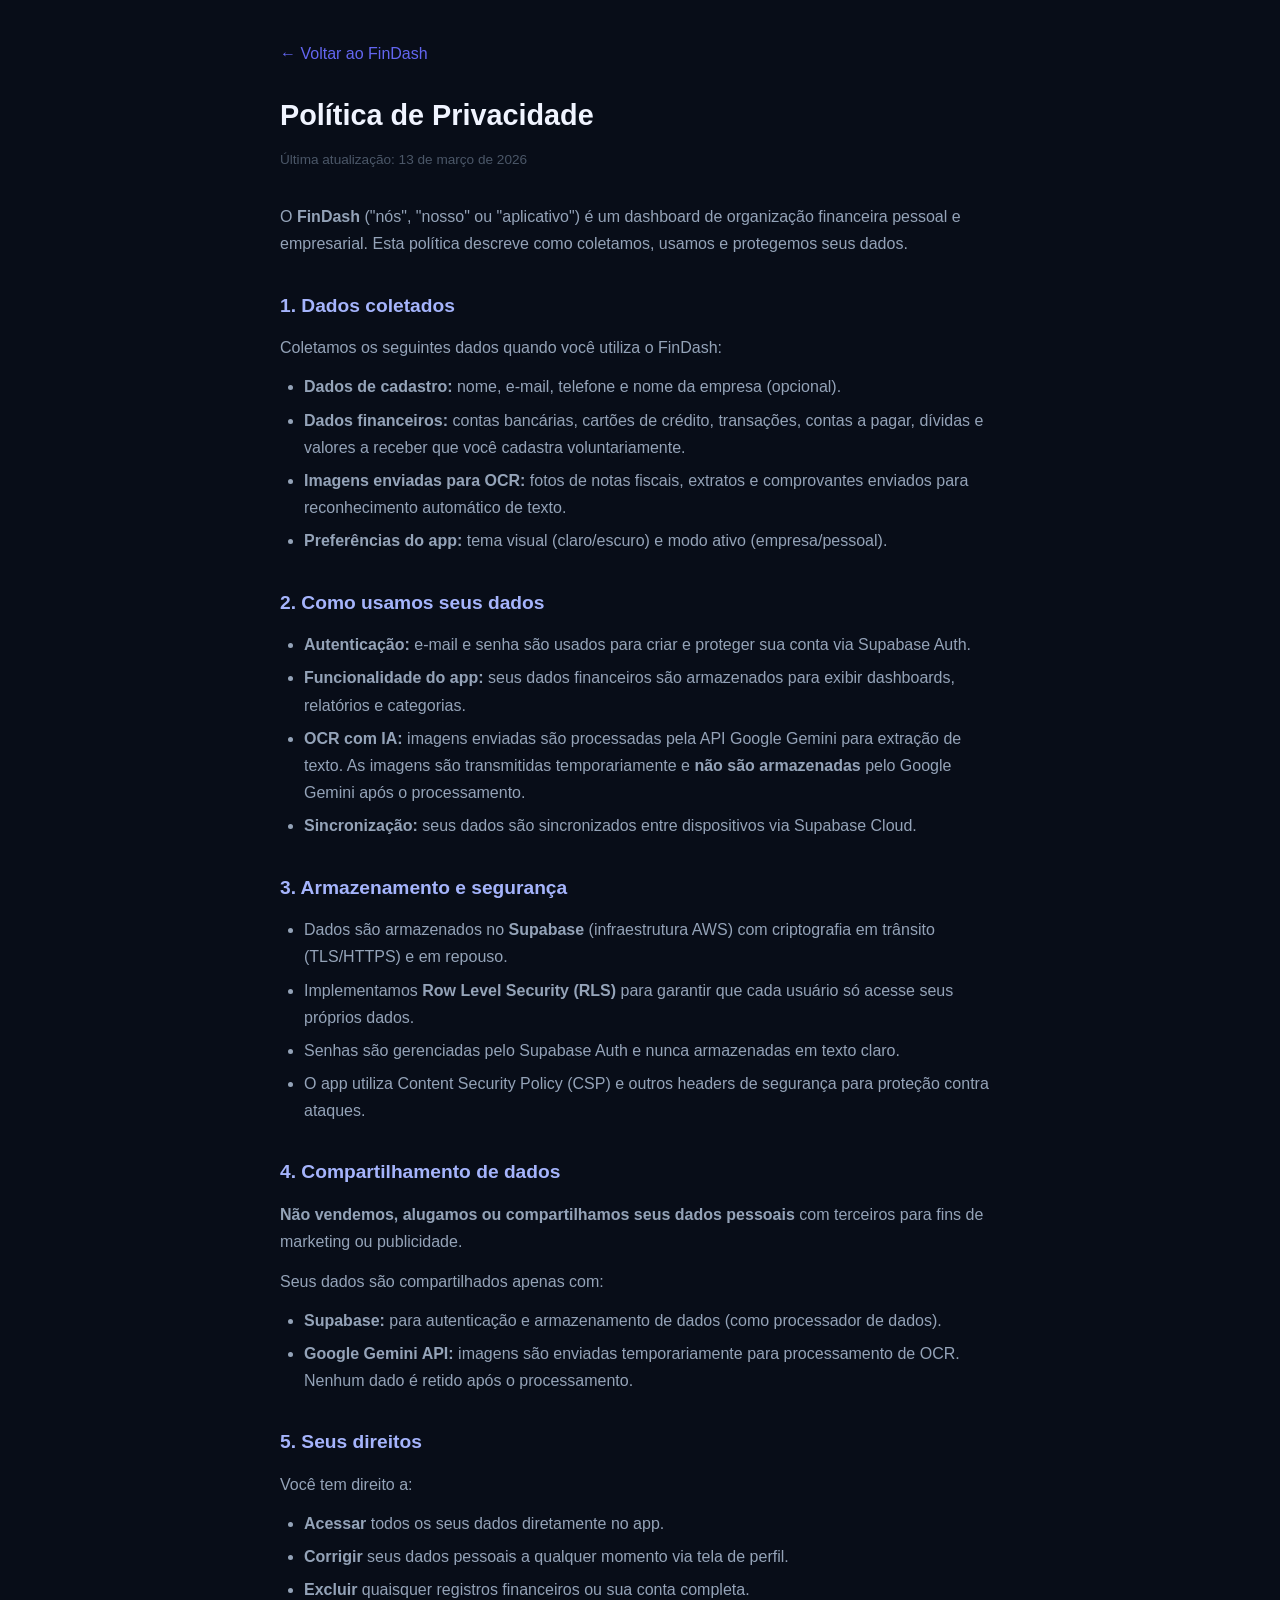
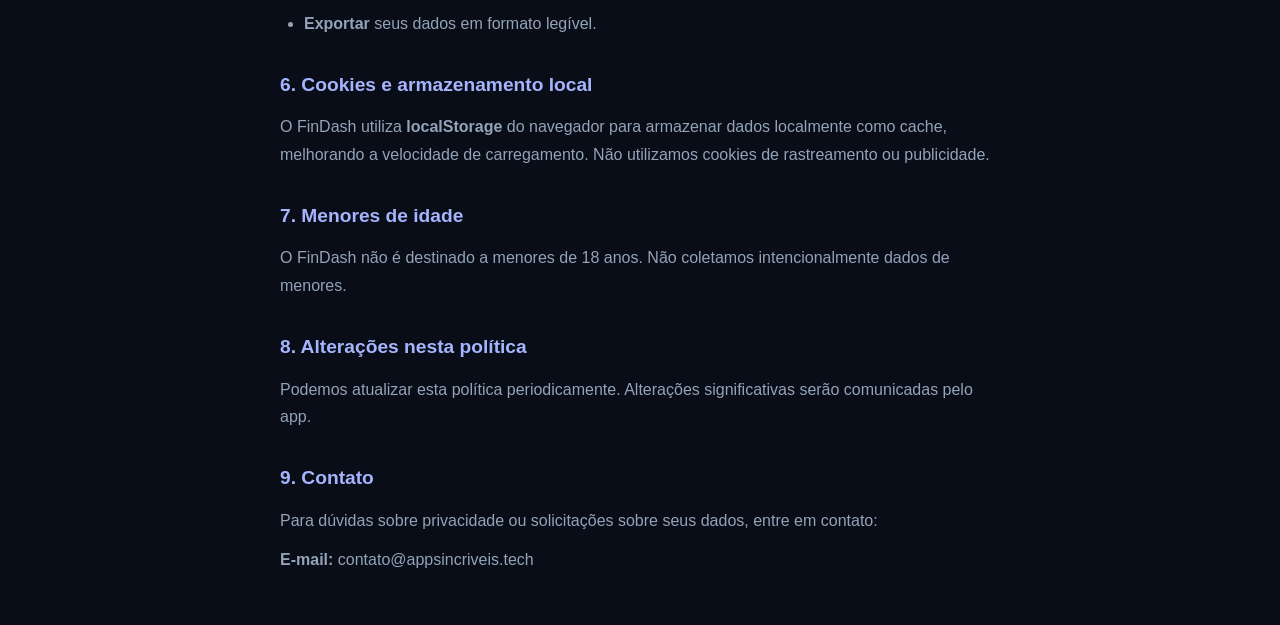
<file: privacidade.html>
<!DOCTYPE html>
<html lang="pt-BR">
<head>
  <meta charset="UTF-8">
  <meta name="viewport" content="width=device-width, initial-scale=1.0">
  <title>Política de Privacidade — FinDash</title>
  <style>
    * { margin: 0; padding: 0; box-sizing: border-box; }
    body { font-family: 'Inter', 'Segoe UI', sans-serif; background: #080d18; color: #e2e8f0; line-height: 1.7; padding: 40px 20px; }
    .container { max-width: 720px; margin: 0 auto; }
    h1 { color: #f0f4ff; font-size: 1.8rem; margin-bottom: 8px; }
    h2 { color: #a5b4fc; font-size: 1.2rem; margin-top: 32px; margin-bottom: 12px; }
    p, li { color: #94a3b8; margin-bottom: 12px; }
    ul { padding-left: 24px; }
    li { margin-bottom: 6px; }
    .date { color: #4b5768; font-size: 0.85rem; margin-bottom: 32px; }
    a { color: #6366f1; }
    .back { display: inline-block; margin-bottom: 24px; color: #6366f1; text-decoration: none; }
    .back:hover { text-decoration: underline; }
  </style>
</head>
<body>
  <div class="container">
    <a href="/" class="back">← Voltar ao FinDash</a>
    <h1>Política de Privacidade</h1>
    <p class="date">Última atualização: 13 de março de 2026</p>

    <p>O <strong>FinDash</strong> ("nós", "nosso" ou "aplicativo") é um dashboard de organização financeira pessoal e empresarial. Esta política descreve como coletamos, usamos e protegemos seus dados.</p>

    <h2>1. Dados coletados</h2>
    <p>Coletamos os seguintes dados quando você utiliza o FinDash:</p>
    <ul>
      <li><strong>Dados de cadastro:</strong> nome, e-mail, telefone e nome da empresa (opcional).</li>
      <li><strong>Dados financeiros:</strong> contas bancárias, cartões de crédito, transações, contas a pagar, dívidas e valores a receber que você cadastra voluntariamente.</li>
      <li><strong>Imagens enviadas para OCR:</strong> fotos de notas fiscais, extratos e comprovantes enviados para reconhecimento automático de texto.</li>
      <li><strong>Preferências do app:</strong> tema visual (claro/escuro) e modo ativo (empresa/pessoal).</li>
    </ul>

    <h2>2. Como usamos seus dados</h2>
    <ul>
      <li><strong>Autenticação:</strong> e-mail e senha são usados para criar e proteger sua conta via Supabase Auth.</li>
      <li><strong>Funcionalidade do app:</strong> seus dados financeiros são armazenados para exibir dashboards, relatórios e categorias.</li>
      <li><strong>OCR com IA:</strong> imagens enviadas são processadas pela API Google Gemini para extração de texto. As imagens são transmitidas temporariamente e <strong>não são armazenadas</strong> pelo Google Gemini após o processamento.</li>
      <li><strong>Sincronização:</strong> seus dados são sincronizados entre dispositivos via Supabase Cloud.</li>
    </ul>

    <h2>3. Armazenamento e segurança</h2>
    <ul>
      <li>Dados são armazenados no <strong>Supabase</strong> (infraestrutura AWS) com criptografia em trânsito (TLS/HTTPS) e em repouso.</li>
      <li>Implementamos <strong>Row Level Security (RLS)</strong> para garantir que cada usuário só acesse seus próprios dados.</li>
      <li>Senhas são gerenciadas pelo Supabase Auth e nunca armazenadas em texto claro.</li>
      <li>O app utiliza Content Security Policy (CSP) e outros headers de segurança para proteção contra ataques.</li>
    </ul>

    <h2>4. Compartilhamento de dados</h2>
    <p><strong>Não vendemos, alugamos ou compartilhamos seus dados pessoais</strong> com terceiros para fins de marketing ou publicidade.</p>
    <p>Seus dados são compartilhados apenas com:</p>
    <ul>
      <li><strong>Supabase:</strong> para autenticação e armazenamento de dados (como processador de dados).</li>
      <li><strong>Google Gemini API:</strong> imagens são enviadas temporariamente para processamento de OCR. Nenhum dado é retido após o processamento.</li>
    </ul>

    <h2>5. Seus direitos</h2>
    <p>Você tem direito a:</p>
    <ul>
      <li><strong>Acessar</strong> todos os seus dados diretamente no app.</li>
      <li><strong>Corrigir</strong> seus dados pessoais a qualquer momento via tela de perfil.</li>
      <li><strong>Excluir</strong> quaisquer registros financeiros ou sua conta completa.</li>
      <li><strong>Exportar</strong> seus dados em formato legível.</li>
    </ul>

    <h2>6. Cookies e armazenamento local</h2>
    <p>O FinDash utiliza <strong>localStorage</strong> do navegador para armazenar dados localmente como cache, melhorando a velocidade de carregamento. Não utilizamos cookies de rastreamento ou publicidade.</p>

    <h2>7. Menores de idade</h2>
    <p>O FinDash não é destinado a menores de 18 anos. Não coletamos intencionalmente dados de menores.</p>

    <h2>8. Alterações nesta política</h2>
    <p>Podemos atualizar esta política periodicamente. Alterações significativas serão comunicadas pelo app.</p>

    <h2>9. Contato</h2>
    <p>Para dúvidas sobre privacidade ou solicitações sobre seus dados, entre em contato:</p>
    <p><strong>E-mail:</strong> contato@appsincriveis.tech</p>
  </div>
</body>
</html>
</file>
